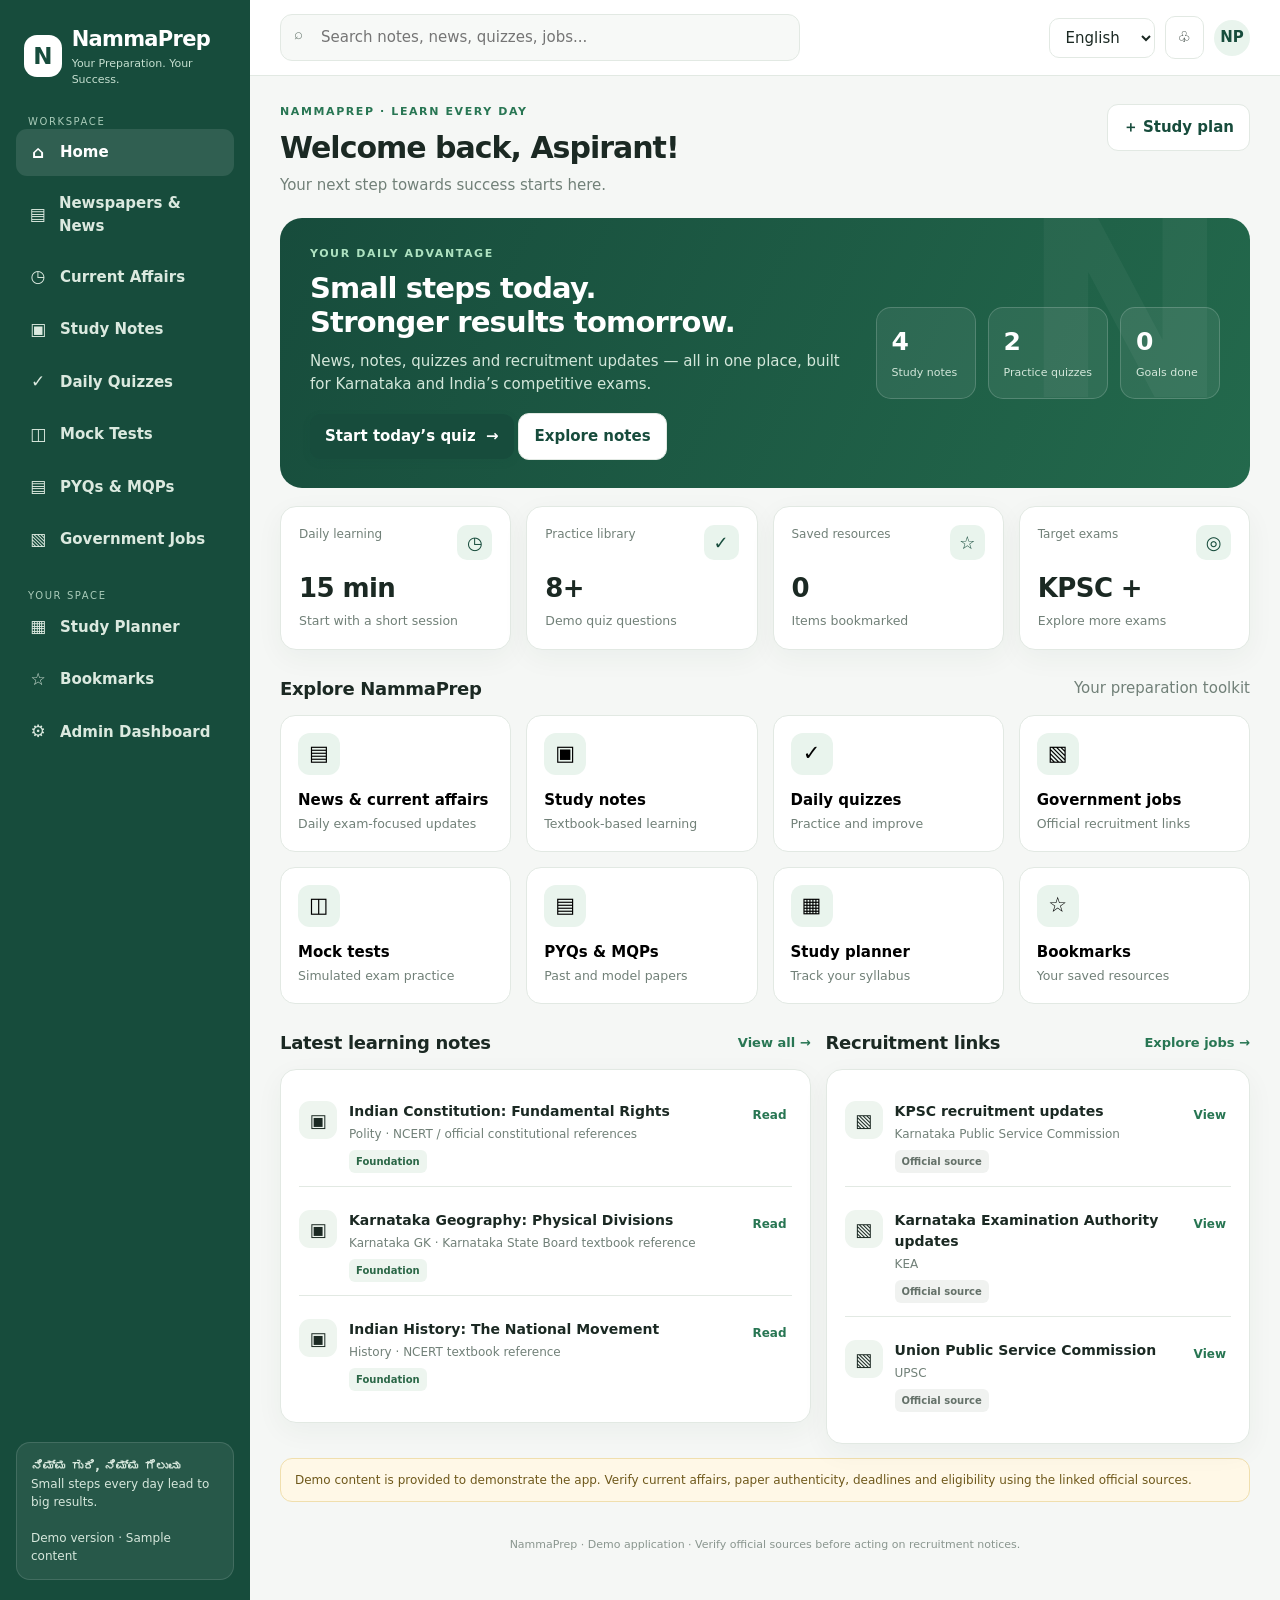
<file: index.html>
<!doctype html>
<html lang="en">
<head>
<meta charset="utf-8"><meta name="viewport" content="width=device-width, initial-scale=1"><title>NammaPrep — Your Preparation. Your Success.</title>
<style>
:root{--green:#174c3c;--green2:#287653;--mint:#e9f4ed;--bg:#f5f7f5;--ink:#1b2923;--muted:#718078;--line:#e2e9e3;--white:#fff;--amber:#fff4d7;--shadow:0 8px 28px #163b2b0c}*{box-sizing:border-box}body{margin:0;background:var(--bg);color:var(--ink);font:15px/1.5 Inter,ui-sans-serif,system-ui,-apple-system,"Segoe UI",sans-serif}button,input,select,textarea{font:inherit}button{cursor:pointer}.app{display:grid;grid-template-columns:250px minmax(0,1fr);min-height:100vh}.sidebar{background:var(--green);color:#fff;padding:24px 16px;display:flex;flex-direction:column;gap:25px}.brand{display:flex;align-items:center;gap:10px;padding:0 8px}.brand-mark{width:42px;height:42px;border-radius:13px;background:#fff;color:var(--green);display:grid;place-items:center;font-weight:900;font-size:23px}.brand strong{font-size:21px;letter-spacing:-.7px}.brand small{display:block;color:#c5dfd0;font-size:11px}.nav-label{font-size:10px;letter-spacing:1.6px;color:#a9cbb9;padding:0 12px;text-transform:uppercase}.nav{display:grid;gap:5px}.nav button{border:0;background:transparent;color:#dbe9df;text-align:left;padding:11px 12px;border-radius:11px;display:flex;align-items:center;gap:12px;font-weight:550}.nav button.active,.nav button:hover{background:#ffffff1b;color:#fff}.nav .ico{width:20px;text-align:center;font-size:17px}.sidebar-foot{margin-top:auto;background:#ffffff12;border:1px solid #ffffff20;padding:14px;border-radius:14px;font-size:12px;color:#d6e7dc}.main{min-width:0}.topbar{height:76px;background:#ffffffed;border-bottom:1px solid var(--line);display:flex;align-items:center;gap:14px;padding:0 30px;position:sticky;top:0;z-index:10;backdrop-filter:blur(10px)}.search{max-width:520px;flex:1;position:relative}.search input{width:100%;border:1px solid var(--line);background:#f7f9f7;padding:11px 15px 11px 40px;border-radius:12px;outline:none}.search span{position:absolute;left:14px;top:9px;color:var(--muted)}.top-actions{margin-left:auto;display:flex;align-items:center;gap:10px}.select,.iconbtn{border:1px solid var(--line);background:#fff;border-radius:10px;padding:9px 12px;color:var(--ink)}.avatar{width:36px;height:36px;border-radius:50%;background:var(--mint);color:var(--green);display:grid;place-items:center;font-weight:800}.content{max-width:1440px;margin:auto;padding:28px 30px 50px}.page-head{display:flex;justify-content:space-between;gap:20px;align-items:flex-start;margin-bottom:22px}.eyebrow{font-size:11px;color:var(--green2);letter-spacing:1.6px;text-transform:uppercase;font-weight:800}.page-head h1{font-size:30px;letter-spacing:-1px;margin:4px 0}.page-head p{margin:0;color:var(--muted)}.btn{border:0;border-radius:11px;padding:11px 15px;background:var(--green);color:white;font-weight:700;box-shadow:0 3px 8px #174c3c18}.btn:hover{background:#0f3c2d}.btn.secondary{background:#fff;border:1px solid var(--line);color:var(--green);box-shadow:none}.btn.small{padding:7px 10px;font-size:12px}.hero{background:linear-gradient(115deg,#174c3c,#23694c);color:#fff;border-radius:22px;padding:28px 30px;display:grid;grid-template-columns:1.5fr 1fr;gap:20px;overflow:hidden;position:relative}.hero:after{content:'N';position:absolute;font-size:250px;font-weight:900;right:20px;top:-95px;color:#ffffff0b;pointer-events:none}.hero h2{font-size:29px;line-height:1.2;letter-spacing:-.8px;margin:8px 0 10px;max-width:530px}.hero p{color:#d3e7da;max-width:550px;margin:0 0 18px}.hero .eyebrow{color:#aee2c1}.hero-stats{display:flex;gap:12px;align-items:stretch;justify-content:flex-end;z-index:1}.hero-stat{border:1px solid #ffffff2d;background:#ffffff12;border-radius:15px;padding:15px;min-width:100px;align-self:center}.hero-stat strong{display:block;font-size:25px}.hero-stat span{font-size:11px;color:#d3e7da}.section-title{display:flex;align-items:center;justify-content:space-between;margin:25px 0 13px}.section-title h2{font-size:18px;margin:0;letter-spacing:-.3px}.section-title a{color:var(--green2);font-size:13px;font-weight:700;cursor:pointer}.grid{display:grid;gap:15px}.stats-grid{grid-template-columns:repeat(4,minmax(0,1fr));margin-top:18px}.stat-card,.card{background:#fff;border:1px solid var(--line);border-radius:16px;padding:18px;box-shadow:var(--shadow)}.stat-card .stat-top{display:flex;justify-content:space-between;color:var(--muted);font-size:12px}.stat-card .stat-icon{background:var(--mint);color:var(--green);border-radius:10px;width:35px;height:35px;display:grid;place-items:center;font-size:18px}.stat-card strong{display:block;font-size:26px;margin:9px 0 1px;letter-spacing:-.6px}.stat-card small{color:var(--muted)}.two-col{grid-template-columns:1.25fr 1fr}.three-col{grid-template-columns:repeat(3,minmax(0,1fr))}.four-col{grid-template-columns:repeat(4,minmax(0,1fr))}.feature-grid{grid-template-columns:repeat(4,minmax(0,1fr))}.feature{background:#fff;border:1px solid var(--line);border-radius:15px;padding:17px;text-align:left;transition:.15s;min-height:135px}.feature:hover{transform:translateY(-2px);border-color:#b8d5c3;box-shadow:var(--shadow)}.feature .feature-icon{width:42px;height:42px;border-radius:12px;background:var(--mint);display:grid;place-items:center;font-size:21px;margin-bottom:14px}.feature strong{display:block}.feature small{color:var(--muted)}.item-list{display:grid;gap:10px}.list-item{display:flex;gap:12px;align-items:flex-start;padding:13px 0;border-bottom:1px solid var(--line)}.list-item:last-child{border-bottom:0}.item-icon{width:38px;height:38px;flex-shrink:0;border-radius:11px;background:#eef5ef;display:grid;place-items:center;font-size:18px}.list-item h3{margin:0 0 3px;font-size:14px}.list-item p{margin:0;color:var(--muted);font-size:12px}.item-meta{display:flex;gap:7px;flex-wrap:wrap;margin-top:7px}.tag{font-size:10px;font-weight:750;padding:4px 7px;border-radius:6px;background:#edf5ef;color:#2b6747}.tag.gray{background:#f0f2f0;color:#647169}.tag.amber{background:var(--amber);color:#805a10}.item-actions{margin-left:auto;display:flex;gap:6px;align-items:center}.text-link{border:0;background:transparent;color:var(--green2);font-size:12px;font-weight:800;padding:5px}.progress{height:7px;background:#edf1ed;border-radius:10px;overflow:hidden}.progress span{display:block;height:100%;background:#39875b;border-radius:10px}.progress-row{display:flex;justify-content:space-between;font-size:12px;margin:12px 0 7px}.muted{color:var(--muted)}.filters{display:flex;gap:9px;flex-wrap:wrap;margin:15px 0}.filters input,.filters select,.field input,.field select,.field textarea{border:1px solid var(--line);border-radius:10px;background:#fff;padding:10px 12px;outline:none;min-width:0}.filters input{flex:1;min-width:180px}.filters select{min-width:130px}.field{display:grid;gap:6px;margin:12px 0}.field label{font-size:12px;font-weight:750}.field input,.field select,.field textarea{width:100%}.field textarea{min-height:90px;resize:vertical}.empty{padding:30px;text-align:center;color:var(--muted)}.empty strong{display:block;color:var(--ink);margin-bottom:5px}.quiz-option{display:block;width:100%;text-align:left;border:1px solid var(--line);background:white;padding:13px;border-radius:11px;margin:8px 0}.quiz-option:hover{border-color:#6fa685}.quiz-option.selected{border-color:var(--green2);background:var(--mint)}.quiz-option.correct{border-color:#2e8a51;background:#e7f7eb}.quiz-option.wrong{border-color:#c95b54;background:#fff0ee}.notice{background:#fff8e7;border:1px solid #f0dfae;border-radius:12px;padding:12px 14px;font-size:12px;color:#6e581b;margin:14px 0}.footer{text-align:center;color:#8a968f;font-size:11px;margin-top:35px}.modal-backdrop{position:fixed;inset:0;background:#12251c70;display:none;place-items:center;padding:20px;z-index:50}.modal-backdrop.show{display:grid}.modal{width:min(620px,100%);max-height:90vh;overflow:auto;background:#fff;border-radius:20px;padding:23px;box-shadow:0 30px 100px #0003}.modal-head{display:flex;justify-content:space-between;align-items:center}.modal-head h2{margin:0}.close{border:0;background:#f1f4f1;border-radius:9px;padding:7px 10px}.toast{position:fixed;bottom:20px;right:20px;background:#163f2e;color:white;padding:12px 16px;border-radius:12px;box-shadow:var(--shadow);display:none;z-index:70}.toast.show{display:block}.mobile-menu{display:none}.pill-tabs{display:flex;gap:7px;flex-wrap:wrap}.pill-tabs button{border:1px solid var(--line);background:white;border-radius:30px;padding:7px 12px;font-size:12px}.pill-tabs button.active{background:var(--green);color:white;border-color:var(--green)}.paper-card{display:flex;flex-direction:column;gap:10px}.paper-card .paper-top{display:flex;justify-content:space-between;align-items:center}.paper-card h3{font-size:16px;margin:0}.paper-card p{font-size:12px;color:var(--muted);margin:0}.paper-card .btn{margin-top:auto}.hide{display:none!important}
@media(max-width:1100px){.feature-grid,.four-col{grid-template-columns:repeat(2,minmax(0,1fr))}.stats-grid{grid-template-columns:repeat(2,minmax(0,1fr))}.hero{grid-template-columns:1fr}.hero-stats{justify-content:flex-start}.two-col{grid-template-columns:1fr}}
@media(max-width:760px){.app{display:block}.sidebar{display:none}.topbar{height:65px;padding:0 14px}.mobile-menu{display:block}.content{padding:20px 14px 90px}.page-head h1{font-size:25px}.page-head{align-items:center}.page-head p{font-size:13px}.hero{padding:22px;border-radius:17px}.hero h2{font-size:25px}.hero-stats{gap:8px}.hero-stat{min-width:0;flex:1;padding:10px}.hero-stat strong{font-size:21px}.stats-grid{gap:9px}.stat-card{padding:13px}.stat-card strong{font-size:23px}.feature-grid,.three-col{grid-template-columns:repeat(2,minmax(0,1fr))}.feature{padding:13px;min-height:120px}.top-actions .select{max-width:105px;padding:8px 7px}.top-actions .avatar{display:none}.topbar .search{max-width:none}.bottom-nav{display:flex!important}.content{padding-bottom:100px}}
.bottom-nav{display:none;position:fixed;bottom:0;left:0;right:0;background:#fffffff2;border-top:1px solid var(--line);z-index:20;padding:8px 4px max(8px,env(safe-area-inset-bottom));justify-content:space-around;backdrop-filter:blur(12px)}.bottom-nav button{border:0;background:transparent;display:grid;gap:2px;justify-items:center;color:#7a877f;font-size:10px;padding:4px}.bottom-nav button.active{color:var(--green);font-weight:800}.bottom-nav span{font-size:18px}
</style></head>
<body><div class="app"><aside class="sidebar"><div class="brand"><div class="brand-mark">N</div><div><strong>NammaPrep</strong><small>Your Preparation. Your Success.</small></div></div><div><div class="nav-label">Workspace</div><nav class="nav" id="sideNav"></nav></div><div><div class="nav-label">Your space</div><nav class="nav" id="sideNav2"></nav></div><div class="sidebar-foot"><strong>ನಿಮ್ಮ ಗುರಿ, ನಿಮ್ಮ ಗೆಲುವು</strong><br>Small steps every day lead to big results.<br><br><span>Demo version · Sample content</span></div></aside>
<main class="main"><header class="topbar"><button class="iconbtn mobile-menu" id="menuBtn" aria-label="Open navigation">☰</button><div class="search"><span>⌕</span><input id="globalSearch" placeholder="Search notes, news, quizzes, jobs..." autocomplete="off"></div><div class="top-actions"><select class="select" id="languageSelect" aria-label="Language"><option value="en">English</option><option value="kn">ಕನ್ನಡ</option></select><button class="iconbtn" id="notifBtn" title="Notifications">♧</button><div class="avatar">NP</div></div></header><div class="content" id="view"></div></main></div>
<nav class="bottom-nav" id="bottomNav"></nav><div class="modal-backdrop" id="modalBackdrop"><div class="modal" id="modal"></div></div><div class="toast" id="toast"></div>
<script>
const NAV=[['home','⌂','Home'],['news','▤','Newspapers & News'],['current','◷','Current Affairs'],['notes','▣','Study Notes'],['quizzes','✓','Daily Quizzes'],['mock','◫','Mock Tests'],['papers','▤','PYQs & MQPs'],['jobs','▧','Government Jobs'],['planner','▦','Study Planner'],['bookmarks','☆','Bookmarks'],['admin','⚙','Admin Dashboard']];
const initial={news:[{id:1,title:'Karnataka-focused current affairs: daily briefing',kn:'ಕರ್ನಾಟಕದ ಪ್ರಮುಖ ಸುದ್ದಿಗಳ ದೈನಂದಿನ ಸಂಕ್ಷಿಪ್ತ ವರದಿ.',summary:'A sample exam-focused briefing format. Replace this demonstration entry with a verified daily summary and source link.',source:'NammaPrep Editorial',date:'2026-10-10',category:'Karnataka',exams:['KPSC','KAS'],demo:true},{id:2,title:'Understanding public finance and the Union Budget',kn:'ಸಾರ್ವಜನಿಕ ಹಣಕಾಸು ಮತ್ತು ಕೇಂದ್ರ ಬಜೆಟ್ ಪರಿಚಯ.',summary:'Revision focus: revenue receipts, capital expenditure, fiscal deficit and the role of public finance.',source:'NammaPrep Learning Desk',date:'2026-10-09',category:'Economy',exams:['KPSC','UPSC'],demo:true}],notes:[{id:1,title:'Indian Constitution: Fundamental Rights',subject:'Polity',source:'NCERT / official constitutional references',level:'Foundation',language:'English',summary:'Understand the meaning of Fundamental Rights, their purpose and key constitutional provisions. Verify article-level details against an authoritative source.',tags:['KPSC','UPSC'],demo:true},{id:2,title:'Karnataka Geography: Physical Divisions',subject:'Karnataka GK',source:'Karnataka State Board textbook reference',level:'Foundation',language:'Kannada + English',summary:'Study the major physical regions of Karnataka, climate patterns, rivers and their significance. Add chapter and page references after checking the source textbook.',tags:['KPSC','PDO','VAO'],demo:true},{id:3,title:'Indian History: The National Movement',subject:'History',source:'NCERT textbook reference',level:'Foundation',language:'English',summary:'Build a timeline of important events and understand causes, leaders and outcomes using the relevant textbook chapter.',tags:['KPSC','UPSC','SSC'],demo:true},{id:4,title:'ಭಾರತದ ಭೂಗೋಳ — ಮೂಲಭೂತ ಅಂಶಗಳು',subject:'Geography',source:'NCERT / ಕರ್ನಾಟಕ ಪಠ್ಯಪುಸ್ತಕ ಉಲ್ಲೇಖ',level:'Foundation',language:'Kannada',summary:'ಭಾರತದ ಭೌತಿಕ ವಿಭಾಗಗಳು, ಹವಾಮಾನ, ನದಿಗಳು ಮತ್ತು ನೈಸರ್ಗಿಕ ಸಂಪನ್ಮೂಲಗಳ ಕುರಿತು ಮೂಲಭೂತ ಅಂಶಗಳನ್ನು ಅಧ್ಯಯನ ಮಾಡಿ. ಅಧಿಕೃತ ಪಠ್ಯಪುಸ್ತಕದೊಂದಿಗೆ ವಿವರಗಳನ್ನು ಪರಿಶೀಲಿಸಿ.',tags:['KPSC','KAS'],demo:true}],jobs:[{id:1,title:'KPSC recruitment updates',org:'Karnataka Public Service Commission',status:'Verify official notice',deadline:'Check official notification',link:'https://kpsc.kar.nic.in/',description:'Visit the official KPSC website for current recruitment notices, eligibility, application dates and amendments.',demo:true},{id:2,title:'Karnataka Examination Authority updates',org:'KEA',status:'Official source link',deadline:'Check official notification',link:'https://cetonline.karnataka.gov.in/kea/',description:'Check the official KEA portal for recruitment and examination announcements.',demo:true},{id:3,title:'Union Public Service Commission',org:'UPSC',status:'Official source link',deadline:'Check official notification',link:'https://upsc.gov.in/',description:'Use the official UPSC website for notifications, examination calendars and results.',demo:true}],papers:[{id:1,title:'KPSC General Studies — Model Practice Set',exam:'KPSC',year:'Model',subject:'General Studies',language:'English',type:'MQP',description:'Original demonstration practice set. Not an official previous-year paper.',demo:true},{id:2,title:'Karnataka GK — Revision Question Set',exam:'KPSC / PDO',year:'Model',subject:'Karnataka GK',language:'Kannada + English',type:'MQP',description:'Sample revision set; replace with verified and authorized papers before launch.',demo:true}],quizzes:[{id:1,title:'Daily General Knowledge',subject:'General Knowledge',exam:'KPSC',questions:[{q:'Which part of the Indian Constitution contains Fundamental Rights?',opts:['Part I','Part II','Part III','Part IV'],a:2,exp:'Fundamental Rights are contained in Part III of the Constitution. Verify constitutional provisions using an authoritative source.'},{q:'Which is the capital of Karnataka?',opts:['Mysuru','Bengaluru','Belagavi','Kalaburagi'],a:1,exp:'Bengaluru is the capital of Karnataka.'},{q:'Which planet is known as the Red Planet?',opts:['Venus','Mars','Jupiter','Mercury'],a:1,exp:'Mars is commonly called the Red Planet because of iron oxide on its surface.'},{q:'Which institution publishes the Economic Survey of India?',opts:['Election Commission','Ministry of Finance','Supreme Court','NITI Aayog alone'],a:1,exp:'The Economic Survey is presented by the Ministry of Finance, Government of India.'},{q:'What does GDP measure?',opts:['Population only','Total value of final goods and services produced','Government tax only','Exports only'],a:1,exp:'GDP measures the value of final goods and services produced within an economy over a period.'}],demo:true},{id:2,title:'Karnataka GK Quick Test',subject:'Karnataka GK',exam:'KPSC / PDO',questions:[{q:'Which city is the capital of Karnataka?',opts:['Hubballi','Mangaluru','Bengaluru','Shivamogga'],a:2,exp:'Bengaluru is Karnataka’s capital.'},{q:'Which language is the official language of Karnataka?',opts:['Tamil','Kannada','Telugu','Marathi'],a:1,exp:'Kannada is the official language of Karnataka.'},{q:'Which of these is a major river associated with Karnataka?',opts:['Kaveri','Yamuna only','Sutlej','Brahmaputra'],a:0,exp:'The Kaveri is one of the major rivers associated with Karnataka.'}],demo:true}]};
let data=loadData(),page='home',lang=localStorage.getItem('np-lang')||'en',quizState=null,adminTab='content',plannerTasks=JSON.parse(localStorage.getItem('np-tasks')||'[]'),bookmarks=JSON.parse(localStorage.getItem('np-bookmarks')||'[]');
function loadData(){try{let s=localStorage.getItem('np-data');return s?JSON.parse(s):structuredClone(initial)}catch(e){return structuredClone(initial)}}function save(){localStorage.setItem('np-data',JSON.stringify(data))}function esc(s=''){return String(s).replace(/[&<>"']/g,c=>({'&':'&amp;','<':'&lt;','>':'&gt;','"':'&quot;',"'":'&#39;'}[c]))}function toast(msg){let t=document.getElementById('toast');t.textContent=msg;t.classList.add('show');setTimeout(()=>t.classList.remove('show'),2600)}function navRender(){let groups=[NAV.slice(0,8),NAV.slice(8)];['sideNav','sideNav2'].forEach((id,i)=>document.getElementById(id).innerHTML=groups[i].map(n=>`<button class="${page===n[0]?'active':''}" data-page="${n[0]}"><span class="ico">${n[1]}</span>${n[2]}</button>`).join(''));document.getElementById('bottomNav').innerHTML=[NAV[0],NAV[3],NAV[4],NAV[10]].map(n=>`<button class="${page===n[0]?'active':''}" data-page="${n[0]}"><span>${n[1]}</span>${n[2]}</button>`).join('')}
function go(p){page=p;quizState=null;navRender();render();document.getElementById('globalSearch').value='';document.querySelector('.sidebar').classList.remove('mobile-open')}
document.addEventListener('click',e=>{let b=e.target.closest('[data-page]');if(b)go(b.dataset.page);let act=e.target.closest('[data-action]');if(act)action(act.dataset.action,act.dataset.id,act.dataset.kind)});
document.getElementById('languageSelect').value=lang;document.getElementById('languageSelect').addEventListener('change',e=>{lang=e.target.value;localStorage.setItem('np-lang',lang);render();toast(lang==='kn'?'ಭಾಷೆ ಬದಲಾಯಿಸಲಾಗಿದೆ':'Language preference updated')});document.getElementById('globalSearch').addEventListener('input',e=>{let q=e.target.value.trim();if(q){page='search';navRender();renderSearch(q)}});document.getElementById('notifBtn').onclick=()=>toast('You are all caught up in this demo.');document.getElementById('menuBtn').onclick=()=>{let s=document.querySelector('.sidebar');s.style.display=s.style.display==='flex'?'none':'flex';s.style.position='fixed';s.style.zIndex='30';s.style.inset='0 auto 0 0';s.style.width='260px'};
function header(title,sub,button=''){return `<div class="page-head"><div><div class="eyebrow">NAMMAPREP · LEARN EVERY DAY</div><h1>${title}</h1><p>${sub}</p></div>${button}</div>`}function tag(s,cls=''){return `<span class="tag ${cls}">${esc(s)}</span>`}function item(title,desc,icon='▣',meta='',actions=''){return `<div class="list-item"><div class="item-icon">${icon}</div><div style="min-width:0;flex:1"><h3>${title}</h3><p>${desc}</p>${meta?`<div class="item-meta">${meta}</div>`:''}</div>${actions?`<div class="item-actions">${actions}</div>`:''}</div>`}function empty(title,desc){return `<div class="empty"><strong>${title}</strong>${desc}</div>`}function feature(icon,title,desc,p){return `<button class="feature" data-page="${p}"><div class="feature-icon">${icon}</div><strong>${title}</strong><small>${desc}</small></button>`}
function render(){navRender();let v=document.getElementById('view');let views={home:homePage,news:newsPage,current:currentPage,notes:notesPage,quizzes:quizzesPage,mock:mockPage,papers:papersPage,jobs:jobsPage,planner:plannerPage,bookmarks:bookmarksPage,admin:adminPage};v.innerHTML=(views[page]||homePage)()+`<div class="footer">NammaPrep · Demo application · Verify official sources before acting on recruitment notices.</div>`;}
function homePage(){let completed=plannerTasks.filter(t=>t.done).length;return `${header(lang==='kn'?'ನಮಸ್ಕಾರ! ನಿಮ್ಮ ತಯಾರಿ ಇಲ್ಲಿಂದ ಆರಂಭಿಸಿ.':'Welcome back, Aspirant!',lang==='kn'?'ನಿಮ್ಮ ಗುರಿಗೆ ಪ್ರತಿದಿನ ಒಂದು ಹೆಜ್ಜೆ ಹತ್ತಿರ.':'Your next step towards success starts here.',`<button class="btn secondary" data-page="planner">＋ Study plan</button>`)}<section class="hero"><div><div class="eyebrow">YOUR DAILY ADVANTAGE</div><h2>Small steps today.<br>Stronger results tomorrow.</h2><p>News, notes, quizzes and recruitment updates — all in one place, built for Karnataka and India’s competitive exams.</p><button class="btn" data-page="quizzes">Start today’s quiz&nbsp; →</button> <button class="btn secondary" data-page="notes">Explore notes</button></div><div class="hero-stats"><div class="hero-stat"><strong>${data.notes.length}</strong><span>Study notes</span></div><div class="hero-stat"><strong>${data.quizzes.length}</strong><span>Practice quizzes</span></div><div class="hero-stat"><strong>${completed}</strong><span>Goals done</span></div></div></section><div class="grid stats-grid"><div class="stat-card"><div class="stat-top"><span>Daily learning</span><span class="stat-icon">◷</span></div><strong>15 min</strong><small>Start with a short session</small></div><div class="stat-card"><div class="stat-top"><span>Practice library</span><span class="stat-icon">✓</span></div><strong>${data.quizzes.reduce((a,q)=>a+q.questions.length,0)}+</strong><small>Demo quiz questions</small></div><div class="stat-card"><div class="stat-top"><span>Saved resources</span><span class="stat-icon">☆</span></div><strong>${bookmarks.length}</strong><small>Items bookmarked</small></div><div class="stat-card"><div class="stat-top"><span>Target exams</span><span class="stat-icon">◎</span></div><strong>KPSC +</strong><small>Explore more exams</small></div></div><div class="section-title"><h2>Explore NammaPrep</h2><span class="muted">Your preparation toolkit</span></div><div class="grid feature-grid">${feature('▤','News & current affairs','Daily exam-focused updates','news')}${feature('▣','Study notes','Textbook-based learning','notes')}${feature('✓','Daily quizzes','Practice and improve','quizzes')}${feature('▧','Government jobs','Official recruitment links','jobs')}${feature('◫','Mock tests','Simulated exam practice','mock')}${feature('▤','PYQs & MQPs','Past and model papers','papers')}${feature('▦','Study planner','Track your syllabus','planner')}${feature('☆','Bookmarks','Your saved resources','bookmarks')}</div><div class="grid two-col"><div><div class="section-title"><h2>Latest learning notes</h2><a data-page="notes">View all →</a></div><div class="card item-list">${data.notes.slice(0,3).map(n=>item(esc(n.title),`${esc(n.subject)} · ${esc(n.source)}`,'▣',tag(n.level||'Foundation'),`<button class="text-link" data-action="open-note" data-id="${n.id}">Read</button>`)).join('')}</div></div><div><div class="section-title"><h2>Recruitment links</h2><a data-page="jobs">Explore jobs →</a></div><div class="card item-list">${data.jobs.slice(0,3).map(j=>item(esc(j.title),esc(j.org),'▧',tag('Official source','gray'),`<button class="text-link" data-action="open-job" data-id="${j.id}">View</button>`)).join('')}</div></div></div><div class="notice">Demo content is provided to demonstrate the app. Verify current affairs, paper authenticity, deadlines and eligibility using the linked official sources.</div>`}
function newsPage(){return `${header('Newspapers & News','Read authorized newspaper sources and concise exam-focused summaries.')}<div class="notice">Newspaper names belong to their respective publishers. This demo provides source links and sample summaries; it does not reproduce full e-paper content.</div><div class="section-title"><h2>Newspaper directory</h2></div><div class="grid four-col">${[['Prajavani','Kannada','https://www.prajavani.net/'],['Vijay Karnataka','Kannada','https://vijaykarnataka.com/'],['Deccan Herald','English','https://www.deccanherald.com/'],['The Hindu','English','https://www.thehindu.com/']].map((n,i)=>`<div class="card paper-card"><div class="paper-top"><div class="item-icon">▤</div>${tag(n[1])}</div><h3>${n[0]}</h3><p>Visit the publisher's official website for articles and authorized e-paper access.</p><a class="btn secondary" target="_blank" rel="noopener" href="${n[2]}">Open newspaper ↗</a></div>`).join('')}</div><div class="section-title"><h2>Exam-focused summaries</h2></div><div class="filters"><input id="newsFilter" placeholder="Search news summaries..."><select id="newsCategory"><option value="">All categories</option><option>Karnataka</option><option>Economy</option><option>Science</option><option>National</option></select></div><div class="card item-list" id="newsList">${newsItems(data.news)}</div>`}
function newsItems(items){return items.length?items.map(n=>item(esc(n.title),`${esc(n.summary)}<br><span class="muted">Source: ${esc(n.source)} · ${esc(n.date)}</span>`,'▤',tag(n.category||'Current Affairs')+tag((n.exams||[]).join(', '),'gray'),`<button class="text-link" data-action="bookmark" data-id="${n.id}" data-kind="news">☆ Save</button>`)).join(''):empty('No news found','Try another search or category.')}
function currentPage(){return `${header('Current Affairs','Daily, weekly and monthly revision for competitive exams.')}<div class="pill-tabs" id="currentTabs"><button class="active" data-current="Daily">Daily</button><button data-current="Weekly revision">Weekly revision</button><button data-current="Monthly revision">Monthly revision</button><button data-current="Karnataka">Karnataka</button><button data-current="National">National</button></div><div class="filters"><input id="currentSearch" placeholder="Search current affairs..."><select id="currentExam"><option value="">All exams</option><option>KPSC</option><option>KAS</option><option>UPSC</option><option>SSC</option></select></div><div class="card item-list" id="currentList">${newsItems(data.news)}</div><div class="notice">For production, publish only verified entries with a source URL, publication date and review status.</div>`}
function notesPage(){return `${header('Study Notes','Textbook-informed notes from Karnataka State Board, NCERT and trusted sources.',`<button class="btn" data-action="add-note">＋ Add note</button>`)}<div class="notice"><strong>Source-first learning.</strong> Use original explanations and link to official textbooks. Check reuse permissions before hosting textbook PDFs. <a href="https://textbooks.karnataka.gov.in/" target="_blank" rel="noopener">Karnataka textbooks ↗</a> · <a href="https://ncert.nic.in/textbook.php" target="_blank" rel="noopener">NCERT textbooks ↗</a></div><div class="filters"><input id="noteSearch" placeholder="Search notes, chapters or sources..."><select id="noteSubject"><option value="">All subjects</option>${['Polity','History','Geography','Karnataka GK','Economy','Science','Environment','Kannada Grammar','English Grammar','Mathematics','Reasoning','Computer Knowledge'].map(s=>`<option>${s}</option>`).join('')}</select><select id="noteSource"><option value="">All sources</option><option>Karnataka State Board</option><option>NCERT</option><option>Official government</option><option>Original NammaPrep</option></select></div><div class="grid three-col" id="notesGrid">${noteCards(data.notes)}</div>`}
function noteCards(items){return items.length?items.map(n=>`<article class="card paper-card"><div class="paper-top">${tag(n.subject)}<button class="text-link" data-action="bookmark" data-id="${n.id}" data-kind="note">☆ Save</button></div><h3>${esc(n.title)}</h3><p>${esc(n.summary)}</p><div class="item-meta">${tag(n.level||'Foundation','gray')}${tag(n.language||'English','gray')}</div><p><strong>Source:</strong> ${esc(n.source)}</p><button class="btn secondary" data-action="open-note" data-id="${n.id}">Read notes →</button></article>`).join(''):empty('No notes found','Try a different subject or keyword.')}
function quizzesPage(){if(quizState)return quizRunner();return `${header('Daily Quizzes','Build confidence with quick practice and clear explanations.')}<div class="grid three-col">${data.quizzes.map(q=>`<div class="card paper-card"><div class="paper-top">${tag(q.subject)}${tag(`${q.questions.length} questions`,'gray')}</div><h3>${esc(q.title)}</h3><p>Exam: ${esc(q.exam)} · MCQ practice with instant scoring and explanations.</p><div class="item-meta">${tag('Practice mode')}${tag('Answer review')}</div><button class="btn" data-action="start-quiz" data-id="${q.id}">Start quiz →</button></div>`).join('')}</div><div class="notice">These are sample practice questions for the demo. Review and validate the answer key before using quizzes for real exam preparation.</div>`}
function quizRunner(){let q=data.quizzes.find(x=>x.id===quizState.id);if(!q)return '';let current=q.questions[quizState.index];return `${header(esc(q.title),`Question ${quizState.index+1} of ${q.questions.length} · ${esc(q.subject)}`)}<div class="card" style="max-width:760px;margin:auto"><div class="progress"><span style="width:${(quizState.index+1)/q.questions.length*100}%"></span></div><h2 style="font-size:21px;margin-top:24px">${esc(current.q)}</h2><div>${current.opts.map((o,i)=>`<button class="quiz-option ${quizState.answers[quizState.index]===i?'selected':''}" data-action="answer" data-id="${i}">${String.fromCharCode(65+i)}. ${esc(o)}</button>`).join('')}</div><div style="display:flex;justify-content:space-between;margin-top:22px"><button class="btn secondary" data-action="quiz-prev" ${quizState.index===0?'disabled':''}>← Previous</button>${quizState.index===q.questions.length-1?'<button class="btn" data-action="submit-quiz">Submit quiz</button>':'<button class="btn" data-action="quiz-next">Next →</button>'}</div>${quizState.submitted?`<div class="notice">Quiz completed. Score: ${quizState.score}/${q.questions.length}. Review your answers below.</div>${q.questions.map((x,i)=>`<div class="list-item"><div style="flex:1"><h3>${i+1}. ${esc(x.q)}</h3><p>Correct answer: ${esc(x.opts[x.a])}</p><p>${esc(x.exp)}</p></div>${quizState.answers[i]===x.a?tag('Correct'):tag('Review','amber')}</div>`).join('')}`:''}</div>`}
function mockPage(){return `${header('Mock Tests','Prepare under timed conditions and understand your performance.')}<div class="grid three-col"><div class="card paper-card"><div class="item-icon">◫</div><h3>General Studies Starter</h3><p>5 questions · Sample test · No negative marking</p><button class="btn" data-action="start-quiz" data-id="1">Start sample test</button></div><div class="card paper-card"><div class="item-icon">◎</div><h3>Karnataka GK Quick Test</h3><p>3 questions · Sample test · Instant feedback</p><button class="btn" data-action="start-quiz" data-id="2">Start sample test</button></div><div class="card paper-card"><div class="item-icon">▦</div><h3>Full-length test builder</h3><p>Admin-created test templates can be connected here with verified exam patterns.</p><button class="btn secondary" data-page="admin">Open admin →</button></div></div><div class="notice">The available tests are short demonstration quizzes, not full-length official exam simulations.</div>`}
function papersPage(){return `${header('PYQs & MQPs','Find previous-year papers and model practice sets by exam.')}<div class="notice">Only verified and authorized papers should be uploaded. Sample entries below are model resources, not official previous-year papers.</div><div class="filters"><input id="paperSearch" placeholder="Search papers..."><select id="paperExam"><option value="">All exams</option><option>KPSC</option><option>UPSC</option><option>SSC</option><option>PDO</option></select><select id="paperType"><option value="">All types</option><option>PYQ</option><option>MQP</option></select></div><div class="grid three-col" id="papersGrid">${paperCards(data.papers)}</div>`}
function paperCards(items){return items.length?items.map(p=>`<div class="card paper-card"><div class="paper-top">${tag(p.type)}${tag(p.year,'gray')}</div><h3>${esc(p.title)}</h3><p>${esc(p.exam)} · ${esc(p.subject)} · ${esc(p.language)}</p><p>${esc(p.description)}</p><button class="btn secondary" data-action="paper-info" data-id="${p.id}">View details →</button></div>`).join(''):empty('No papers found','Try another filter.')}
function jobsPage(){return `${header('Government Jobs','Track recruitment updates through official sources.',`<button class="btn" data-action="add-job">＋ Add notification</button>`)}<div class="notice">This demo does not verify live vacancies. Always confirm eligibility, dates and application details on the recruiting authority’s official website.</div><div class="filters"><input id="jobSearch" placeholder="Search organization or recruitment..."><select id="jobStatus"><option value="">All statuses</option><option>Open</option><option>Closing soon</option><option>Upcoming</option><option>Verify official notice</option></select></div><div class="grid two-col" id="jobsGrid">${jobCards(data.jobs)}</div>`}
function jobCards(items){return items.length?items.map(j=>`<div class="card paper-card"><div class="paper-top">${tag(j.status,j.status==='Open'?'':'amber')}<span class="muted" style="font-size:11px">Official link</span></div><h3>${esc(j.title)}</h3><p>${esc(j.org)}</p><p>${esc(j.description)}</p><div class="item-meta">${tag('Deadline: '+j.deadline,'gray')}</div><div style="display:flex;gap:8px;margin-top:auto"><a class="btn" href="${esc(j.link)}" target="_blank" rel="noopener">Official website ↗</a><button class="btn secondary" data-action="bookmark" data-id="${j.id}" data-kind="job">☆ Save</button></div></div>`).join(''):empty('No notifications found','Try another search.')}
function plannerPage(){return `${header('Study Planner','Set small, realistic goals and track your progress.',`<button class="btn" data-action="add-task">＋ Add task</button>`)}<div class="grid two-col"><div class="card"><div class="section-title" style="margin-top:0"><h2>Today's goals</h2><span>${plannerTasks.filter(t=>t.done).length}/${plannerTasks.length} done</span></div><div class="progress"><span style="width:${plannerTasks.length?plannerTasks.filter(t=>t.done).length/plannerTasks.length*100:0}%"></span></div><div class="item-list" style="margin-top:12px">${plannerTasks.length?plannerTasks.map(t=>`<div class="list-item"><input type="checkbox" ${t.done?'checked':''} data-action="toggle-task" data-id="${t.id}" style="margin-top:4px"><div style="flex:1"><h3 style="${t.done?'text-decoration:line-through;color:#7b8980':''}">${esc(t.title)}</h3><p>${esc(t.subject||'General')} · ${esc(t.duration||'25 min')}</p></div><button class="text-link" data-action="delete-task" data-id="${t.id}">Remove</button></div>`).join(''):empty('Your plan starts here','Add your first task and build a consistent routine.')}</div></div><div class="card"><h2 style="margin-top:0">A balanced study session</h2>${[['Current affairs','15 minutes'],['One textbook topic','30 minutes'],['Practice quiz','15 minutes'],['Review mistakes','10 minutes']].map((x,i)=>`<div class="progress-row"><span>${x[0]}</span><strong>${x[1]}</strong></div><div class="progress"><span style="width:${[75,60,45,35][i]}%"></span></div>`).join('')}<p class="muted" style="font-size:12px;margin-top:18px">Suggested routine — adjust it to your own schedule.</p></div></div>`}
function bookmarksPage(){let all=[...data.news.map(x=>({...x,kind:'news'})),...data.notes.map(x=>({...x,kind:'note'})),...data.jobs.map(x=>({...x,kind:'job'})),...data.papers.map(x=>({...x,kind:'paper'}))];let saved=bookmarks.map(b=>({...all.find(x=>String(x.id)===String(b.id)&&x.kind===b.kind),...b})).filter(x=>x.title);return `${header('Bookmarks','Your saved news, notes, jobs and practice resources.')}<div class="card item-list">${saved.length?saved.map(x=>item(esc(x.title),`${esc(x.kind)} · ${esc(x.summary||x.description||x.org||x.subject||'Saved resource')}`,'☆',tag(x.kind),`<button class="text-link" data-action="remove-bookmark" data-id="${x.id}" data-kind="${x.kind}">Remove</button>`)).join(''):empty('No bookmarks yet','Use the ☆ Save action on a resource to keep it here.')}</div>`}
function adminPage(){return `${header('Admin Dashboard','Manage demo content and prepare the platform for verified publishing.')}<div class="notice">Demo mode: changes are saved in this browser only. Connect Supabase and configure secure roles before using this as a live admin system.</div><div class="grid four-col">${[['News summaries',data.news.length],['Study notes',data.notes.length],['Quizzes',data.quizzes.length],['Job links',data.jobs.length]].map(x=>`<div class="stat-card"><small>${x[0]}</small><strong>${x[1]}</strong><span class="muted">Records</span></div>`).join('')}</div><div class="section-title"><h2>Content management</h2></div><div class="grid three-col"><button class="feature" data-action="add-note"><div class="feature-icon">▣</div><strong>Add study note</strong><small>Create an original note with source details.</small></button><button class="feature" data-action="add-news"><div class="feature-icon">▤</div><strong>Add news summary</strong><small>Add a verified summary and source.</small></button><button class="feature" data-action="add-job"><div class="feature-icon">▧</div><strong>Add job notification</strong><small>Save official recruitment links.</small></button><button class="feature" data-action="add-quiz"><div class="feature-icon">✓</div><strong>Add quiz</strong><small>Create a small practice quiz.</small></button><button class="feature" data-action="export-data"><div class="feature-icon">⇩</div><strong>Export demo data</strong><small>Download a JSON backup.</small></button><button class="feature" data-action="reset-demo"><div class="feature-icon">↻</div><strong>Reset demo</strong><small>Restore the original sample records.</small></button></div><div class="section-title"><h2>Content records</h2></div><div class="card item-list">${data.notes.slice(0,5).map(n=>item(esc(n.title),`${esc(n.subject)} · ${esc(n.source)}`,'▣',tag('Note'),`<button class="text-link" data-action="delete-record" data-kind="note" data-id="${n.id}">Delete</button>`)).join('')}</div>`}
function renderSearch(q){let low=q.toLowerCase(),v=document.getElementById('view');let groups=[['Notes',data.notes.filter(x=>(x.title+' '+x.summary+' '+x.subject).toLowerCase().includes(low)),'notes'],['News',data.news.filter(x=>(x.title+' '+x.summary+' '+x.category).toLowerCase().includes(low)),'news'],['Jobs',data.jobs.filter(x=>(x.title+' '+x.org+' '+x.description).toLowerCase().includes(low)),'jobs'],['Papers',data.papers.filter(x=>(x.title+' '+x.exam+' '+x.subject).toLowerCase().includes(low)),'papers']];v.innerHTML=header('Search results',`Results for “${esc(q)}”`)+groups.map(([title,items,p])=>`<div class="section-title"><h2>${title}</h2><a data-page="${p}">View section →</a></div><div class="card item-list">${items.length?items.map(x=>item(esc(x.title),esc(x.summary||x.description||x.org||x.subject||''),'⌕',tag(title))).join(''):empty('No matching '+title.toLowerCase(),'')}</div>`).join('')}
function openModal(title,body,foot=''){let m=document.getElementById('modal');m.innerHTML=`<div class="modal-head"><h2>${title}</h2><button class="close" data-action="close-modal">✕</button></div>${body}${foot}`;document.getElementById('modalBackdrop').classList.add('show')};function closeModal(){document.getElementById('modalBackdrop').classList.remove('show')};document.getElementById('modalBackdrop').addEventListener('click',e=>{if(e.target.id==='modalBackdrop')closeModal()});
function action(a,id,kind){if(a==='close-modal'){closeModal();return}if(a==='bookmark'){let b={id:Number(id),kind};let idx=bookmarks.findIndex(x=>x.id===b.id&&x.kind===b.kind);if(idx>=0)toast('Already in bookmarks');else{bookmarks.push(b);localStorage.setItem('np-bookmarks',JSON.stringify(bookmarks));toast('Saved to bookmarks')}render();return}if(a==='remove-bookmark'){bookmarks=bookmarks.filter(x=>!(x.id===Number(id)&&x.kind===kind));localStorage.setItem('np-bookmarks',JSON.stringify(bookmarks));render();toast('Bookmark removed');return}if(a==='open-note'){let n=data.notes.find(x=>x.id===Number(id));if(n)openModal(esc(n.title),`<div class="item-meta">${tag(n.subject)}${tag(n.language||'English','gray')}</div><p>${esc(n.summary)}</p><p><strong>Source:</strong> ${esc(n.source)}</p><p><strong>Exam relevance:</strong> ${esc((n.tags||[]).join(', ')||'Add verified exam tags')}</p><div class="notice">This is a demonstration note. Add verified chapter/page references and reviewed explanations before publishing.</div><button class="btn" data-action="bookmark" data-id="${n.id}" data-kind="note">☆ Save note</button>`);return}if(a==='open-job'){let j=data.jobs.find(x=>x.id===Number(id));if(j)openModal(esc(j.title),`<p><strong>${esc(j.org)}</strong></p><p>${esc(j.description)}</p><p>Status: ${esc(j.status)}<br>Deadline: ${esc(j.deadline)}</p><a class="btn" href="${esc(j.link)}" target="_blank" rel="noopener">Open official source ↗</a>`);return}if(a==='paper-info'){let p=data.papers.find(x=>x.id===Number(id));if(p)openModal(esc(p.title),`<p>${esc(p.description)}</p><p><strong>Exam:</strong> ${esc(p.exam)}<br><strong>Type:</strong> ${esc(p.type)}<br><strong>Year:</strong> ${esc(p.year)}<br><strong>Subject:</strong> ${esc(p.subject)}</p><div class="notice">No PDF is attached to this demo entry. Add a verified and authorized source in the admin dashboard.</div>`);return}if(a==='start-quiz'){quizState={id:Number(id),index:0,answers:{},submitted:false,score:0};go('quizzes');return}if(a==='answer'){if(!quizState||quizState.submitted)return;quizState.answers[quizState.index]=Number(id);render();return}if(a==='quiz-next'){let q=data.quizzes.find(x=>x.id===quizState.id);quizState.index=Math.min(q.questions.length-1,quizState.index+1);render();return}if(a==='quiz-prev'){quizState.index=Math.max(0,quizState.index-1);render();return}if(a==='submit-quiz'){let q=data.quizzes.find(x=>x.id===quizState.id);quizState.score=q.questions.reduce((s,x,i)=>s+(quizState.answers[i]===x.a?1:0),0);quizState.submitted=true;render();toast('Quiz submitted');return}if(a==='add-note'){openModal('Add study note',`<form id="addNoteForm"><div class="field"><label>Note title</label><input name="title" required placeholder="e.g. Karnataka Geography — Rivers"></div><div class="field"><label>Subject</label><select name="subject"><option>Polity</option><option>History</option><option>Geography</option><option>Karnataka GK</option><option>Economy</option><option>Science</option><option>Environment</option><option>Kannada Grammar</option><option>English Grammar</option><option>Mathematics</option><option>Reasoning</option><option>Computer Knowledge</option></select></div><div class="field"><label>Source / textbook reference</label><input name="source" required placeholder="Textbook, class, chapter or official URL"></div><div class="field"><label>Language</label><select name="language"><option>English</option><option>Kannada</option><option>Kannada + English</option></select></div><div class="field"><label>Summary / original explanation</label><textarea name="summary" required placeholder="Write an original explanation..."></textarea></div><div class="field"><label>Exam tags (comma separated)</label><input name="tags" placeholder="KPSC, KAS, UPSC"></div><button class="btn" type="submit">Save note</button></form>`);document.getElementById('addNoteForm').onsubmit=e=>{e.preventDefault();let f=new FormData(e.target);data.notes.unshift({id:Date.now(),title:f.get('title'),subject:f.get('subject'),source:f.get('source'),language:f.get('language'),summary:f.get('summary'),level:'Admin added',tags:String(f.get('tags')).split(',').map(s=>s.trim()).filter(Boolean),demo:false});save();closeModal();go('notes');toast('Note added in this browser');};return}if(a==='add-news'){openModal('Add news summary',`<form id="addNewsForm"><div class="field"><label>Headline</label><input name="title" required></div><div class="field"><label>Source name</label><input name="source" required placeholder="Official source or publisher"></div><div class="field"><label>Source URL</label><input name="url" type="url" placeholder="https://..."></div><div class="field"><label>Category</label><select name="category"><option>Karnataka</option><option>National</option><option>International</option><option>Economy</option><option>Science</option><option>Environment</option><option>Sports</option></select></div><div class="field"><label>Summary</label><textarea name="summary" required></textarea></div><button class="btn">Save summary</button></form>`);document.getElementById('addNewsForm').onsubmit=e=>{e.preventDefault();let f=new FormData(e.target);data.news.unshift({id:Date.now(),title:f.get('title'),source:f.get('source'),url:f.get('url'),category:f.get('category'),summary:f.get('summary'),kn:'',date:new Date().toISOString().slice(0,10),exams:['KPSC'],demo:false});save();closeModal();go('news');toast('Summary added');};return}if(a==='add-job'){openModal('Add recruitment notification',`<form id="addJobForm"><div class="field"><label>Recruitment title</label><input name="title" required></div><div class="field"><label>Organization</label><input name="org" required></div><div class="field"><label>Official website / notification URL</label><input name="link" type="url" required placeholder="https://..."></div><div class="field"><label>Deadline (as published)</label><input name="deadline" placeholder="Verify official notification"></div><div class="field"><label>Description</label><textarea name="description" required></textarea></div><button class="btn">Save notification</button></form>`);document.getElementById('addJobForm').onsubmit=e=>{e.preventDefault();let f=new FormData(e.target);data.jobs.unshift({id:Date.now(),title:f.get('title'),org:f.get('org'),link:f.get('link'),deadline:f.get('deadline')||'Check official notification',description:f.get('description'),status:'Verify official notice',demo:false});save();closeModal();go('jobs');toast('Notification added');};return}if(a==='add-task'){openModal('Add study task',`<form id="taskForm"><div class="field"><label>Task</label><input name="title" required placeholder="e.g. Revise Fundamental Rights"></div><div class="field"><label>Subject</label><input name="subject" placeholder="Polity"></div><div class="field"><label>Duration</label><select name="duration"><option>15 min</option><option selected>25 min</option><option>30 min</option><option>45 min</option><option>60 min</option></select></div><button class="btn">Add to plan</button></form>`);document.getElementById('taskForm').onsubmit=e=>{e.preventDefault();let f=new FormData(e.target);plannerTasks.push({id:Date.now(),title:f.get('title'),subject:f.get('subject')||'General',duration:f.get('duration'),done:false});localStorage.setItem('np-tasks',JSON.stringify(plannerTasks));closeModal();render();toast('Study task added');};return}if(a==='toggle-task'){let t=plannerTasks.find(x=>x.id===Number(id));if(t){t.done=!t.done;localStorage.setItem('np-tasks',JSON.stringify(plannerTasks));render()}return}if(a==='delete-task'){plannerTasks=plannerTasks.filter(x=>x.id!==Number(id));localStorage.setItem('np-tasks',JSON.stringify(plannerTasks));render();return}if(a==='add-quiz'){openModal('Create quiz',`<form id="quizForm"><div class="field"><label>Quiz title</label><input name="title" required></div><div class="field"><label>Subject</label><input name="subject" required></div><div class="field"><label>Question</label><input name="q" required></div><div class="field"><label>Option A</label><input name="a" required></div><div class="field"><label>Option B</label><input name="b" required></div><div class="field"><label>Option C</label><input name="c" required></div><div class="field"><label>Option D</label><input name="d" required></div><div class="field"><label>Correct option</label><select name="answer"><option value="0">A</option><option value="1">B</option><option value="2">C</option><option value="3">D</option></select></div><div class="field"><label>Explanation</label><textarea name="exp"></textarea></div><button class="btn">Create quiz</button></form>`);document.getElementById('quizForm').onsubmit=e=>{e.preventDefault();let f=new FormData(e.target);data.quizzes.unshift({id:Date.now(),title:f.get('title'),subject:f.get('subject'),exam:'Custom',questions:[{q:f.get('q'),opts:[f.get('a'),f.get('b'),f.get('c'),f.get('d')],a:Number(f.get('answer')),exp:f.get('exp')||'Add a verified explanation.'}],demo:false});save();closeModal();go('quizzes');toast('Quiz created');};return}if(a==='export-data'){let blob=new Blob([JSON.stringify({data,plannerTasks,bookmarks},null,2)],{type:'application/json'}),url=URL.createObjectURL(blob),link=document.createElement('a');link.href=url;link.download='nammaprep-demo-backup.json';link.click();URL.revokeObjectURL(url);toast('Backup downloaded');return}if(a==='reset-demo'){if(confirm('Reset sample content? This will replace locally saved content.')){data=structuredClone(initial);save();go('admin');toast('Demo content reset')}return}if(a==='delete-record'){if(confirm('Delete this note from this browser?')){if(kind==='note')data.notes=data.notes.filter(x=>x.id!==Number(id));save();render();toast('Record deleted')}return}}
// Live section filters
document.addEventListener('input',e=>{if(e.target.id==='noteSearch'||e.target.id==='noteSubject'||e.target.id==='noteSource'){let q=(document.getElementById('noteSearch')?.value||'').toLowerCase(),s=document.getElementById('noteSubject')?.value||'',src=document.getElementById('noteSource')?.value||'';let items=data.notes.filter(n=>(n.title+' '+n.summary+' '+n.subject+' '+n.source).toLowerCase().includes(q)&&(!s||n.subject===s)&&(!src||n.source.toLowerCase().includes(src.toLowerCase().split(' ')[0])));document.getElementById('notesGrid').innerHTML=noteCards(items)}if(e.target.id==='newsFilter'||e.target.id==='newsCategory'){let q=(document.getElementById('newsFilter')?.value||'').toLowerCase(),c=document.getElementById('newsCategory')?.value||'';document.getElementById('newsList').innerHTML=newsItems(data.news.filter(n=>(n.title+' '+n.summary).toLowerCase().includes(q)&&(!c||n.category===c)))}if(e.target.id==='currentSearch'||e.target.id==='currentExam'){let q=(document.getElementById('currentSearch')?.value||'').toLowerCase(),x=document.getElementById('currentExam')?.value||'';document.getElementById('currentList').innerHTML=newsItems(data.news.filter(n=>(n.title+' '+n.summary).toLowerCase().includes(q)&&(!x||(n.exams||[]).includes(x))))}if(e.target.id==='paperSearch'||e.target.id==='paperExam'||e.target.id==='paperType'){let q=(document.getElementById('paperSearch')?.value||'').toLowerCase(),x=document.getElementById('paperExam')?.value||'',t=document.getElementById('paperType')?.value||'';document.getElementById('papersGrid').innerHTML=paperCards(data.papers.filter(p=>(p.title+' '+p.exam+' '+p.subject).toLowerCase().includes(q)&&(!x||p.exam.includes(x))&&(!t||p.type===t)))}if(e.target.id==='jobSearch'||e.target.id==='jobStatus'){let q=(document.getElementById('jobSearch')?.value||'').toLowerCase(),s=document.getElementById('jobStatus')?.value||'';document.getElementById('jobsGrid').innerHTML=jobCards(data.jobs.filter(j=>(j.title+' '+j.org+' '+j.description).toLowerCase().includes(q)&&(!s||j.status===s)))}});
document.addEventListener('click',e=>{let t=e.target.closest('[data-current]');if(t){document.querySelectorAll('[data-current]').forEach(b=>b.classList.remove('active'));t.classList.add('active');let k=t.dataset.current;let arr=k==='Karnataka'?data.news.filter(n=>n.category==='Karnataka'):k==='National'?data.news.filter(n=>n.category==='National'):data.news;document.getElementById('currentList').innerHTML=newsItems(arr)}});
render();
</script></body></html>
</file>
